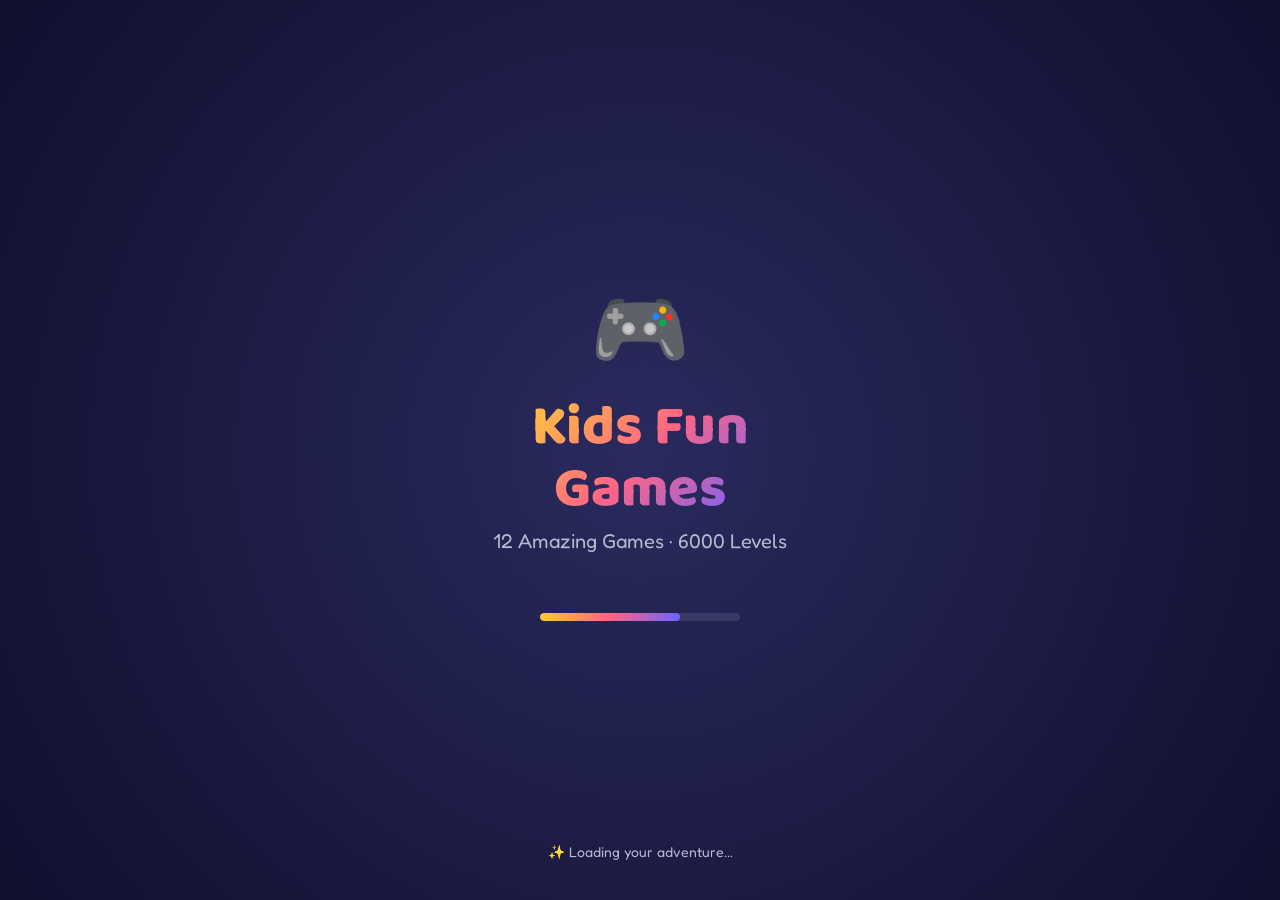
<file: kids_arcade_12_games_500_levels/index.html>
<!DOCTYPE html>
<html lang="en">
<head>
  <meta charset="UTF-8" />
  <meta name="viewport" content="width=device-width, initial-scale=1.0, maximum-scale=1.0, user-scalable=no" />
  <meta name="theme-color" content="#6C63FF" />
  <meta name="description" content="12 amazing kids games with 500 levels each" />
  <title>Kids Fun Games - 12 Amazing Games</title>

  <!-- Emoji Favicon (no image file needed) -->
  <link rel="icon" href="data:image/svg+xml,<svg xmlns='http://www.w3.org/2000/svg' viewBox='0 0 100 100'><text y='.9em' font-size='90'>🎮</text></svg>" />

  <!-- All CSS Files -->
  <link rel="stylesheet" href="css/main.css" />
  <link rel="stylesheet" href="css/splash.css" />
  <link rel="stylesheet" href="css/home.css" />
  <link rel="stylesheet" href="css/levels.css" />
  <link rel="stylesheet" href="css/game.css" />
  <link rel="stylesheet" href="css/responsive.css" />
</head>
<body>
  <div id="app">
    <div id="splash-screen"></div>
    <div id="home-screen" class="screen hidden"></div>
    <div id="levels-screen" class="screen hidden"></div>
    <div id="game-container" class="screen hidden"></div>
  </div>

  <!-- JS Files (order matters!) -->
  <script src="js/audioManager.js"></script>
  <script src="js/progress.js"></script>
  <script src="js/ui.js"></script>
  <script src="js/levelManager.js"></script>
  <script src="js/splash.js"></script>
  <script src="js/home.js"></script>
  <script src="js/app.js"></script>
</body>
</html>
</file>
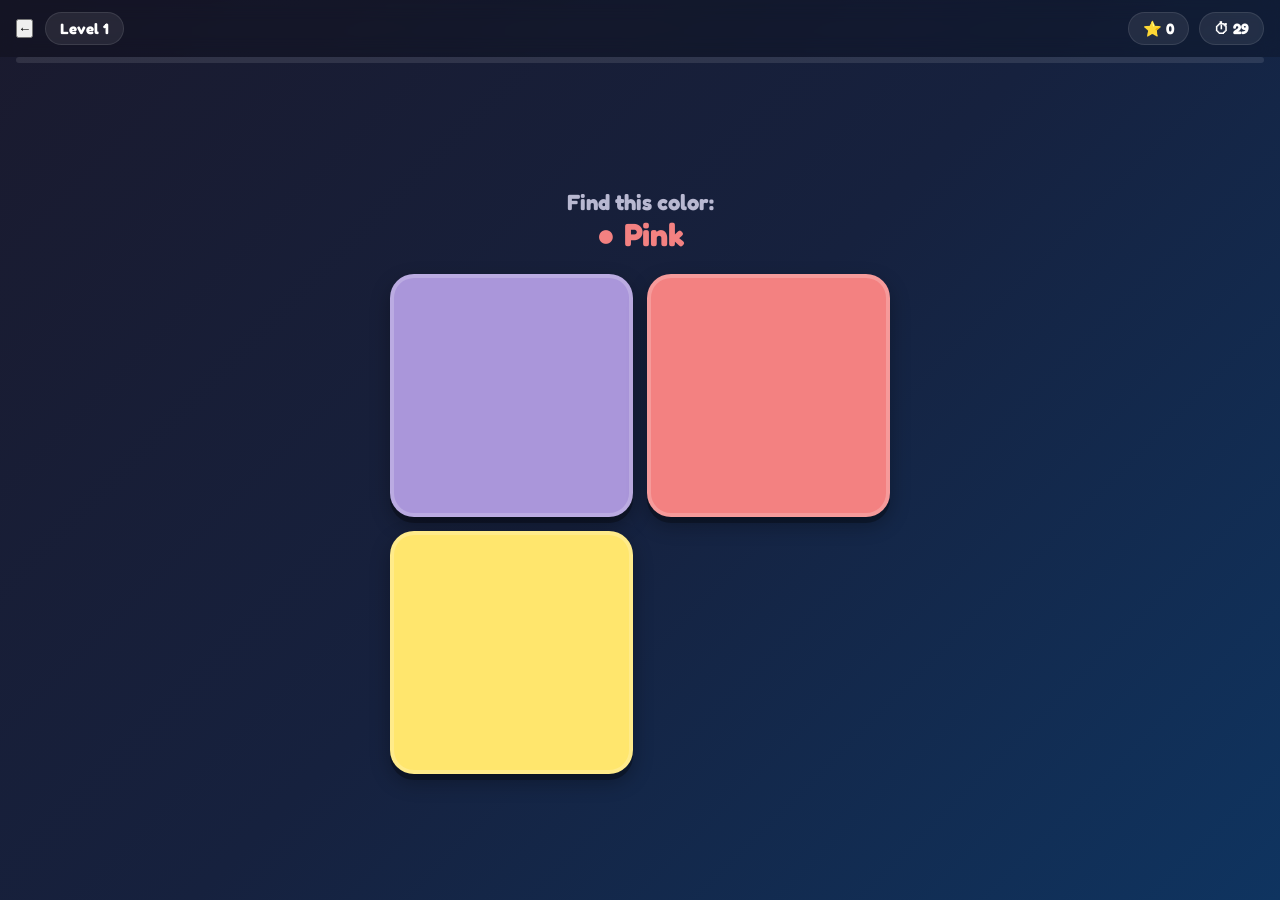
<file: kids_arcade_12_games_500_levels/games/01-color-match/game.html>
<!DOCTYPE html>
<html lang="en">
<head>
  <meta charset="UTF-8" />
  <meta name="viewport" content="width=device-width, initial-scale=1.0, maximum-scale=1.0, user-scalable=no" />
  <title>Color Match</title>
  <link rel="stylesheet" href="../../css/main.css" />
  <link rel="stylesheet" href="../../css/game.css" />
  <link rel="stylesheet" href="../../css/responsive.css" />
  <link rel="stylesheet" href="game.css" />
</head>
<body>
  <div id="app">
    <div class="screen" id="game-container">
      <div class="game-topbar">
        <div class="left">
          <button class="icon-btn" id="backBtn">←</button>
          <div class="game-badge" id="levelBadge">Level 1</div>
        </div>
        <div class="right">
          <div class="game-badge" id="scoreBadge">⭐ 0</div>
          <div class="game-badge" id="timeBadge">⏱ 30</div>
        </div>
      </div>
      <div class="game-progress-bar-top"><div class="fill" id="progressFill" style="width:0%"></div></div>
      <div class="game-area" id="gameArea"></div>
      <div class="game-overlay hidden" id="overlay"></div>
    </div>
  </div>
  <script src="../../js/audioManager.js"></script>
  <script src="../../js/progress.js"></script>
  <script src="../../js/ui.js"></script>
  <script src="../../js/levelManager.js"></script>
  <script src="levels.js"></script>
  <script src="game.js"></script>
</body>
</html>
</file>
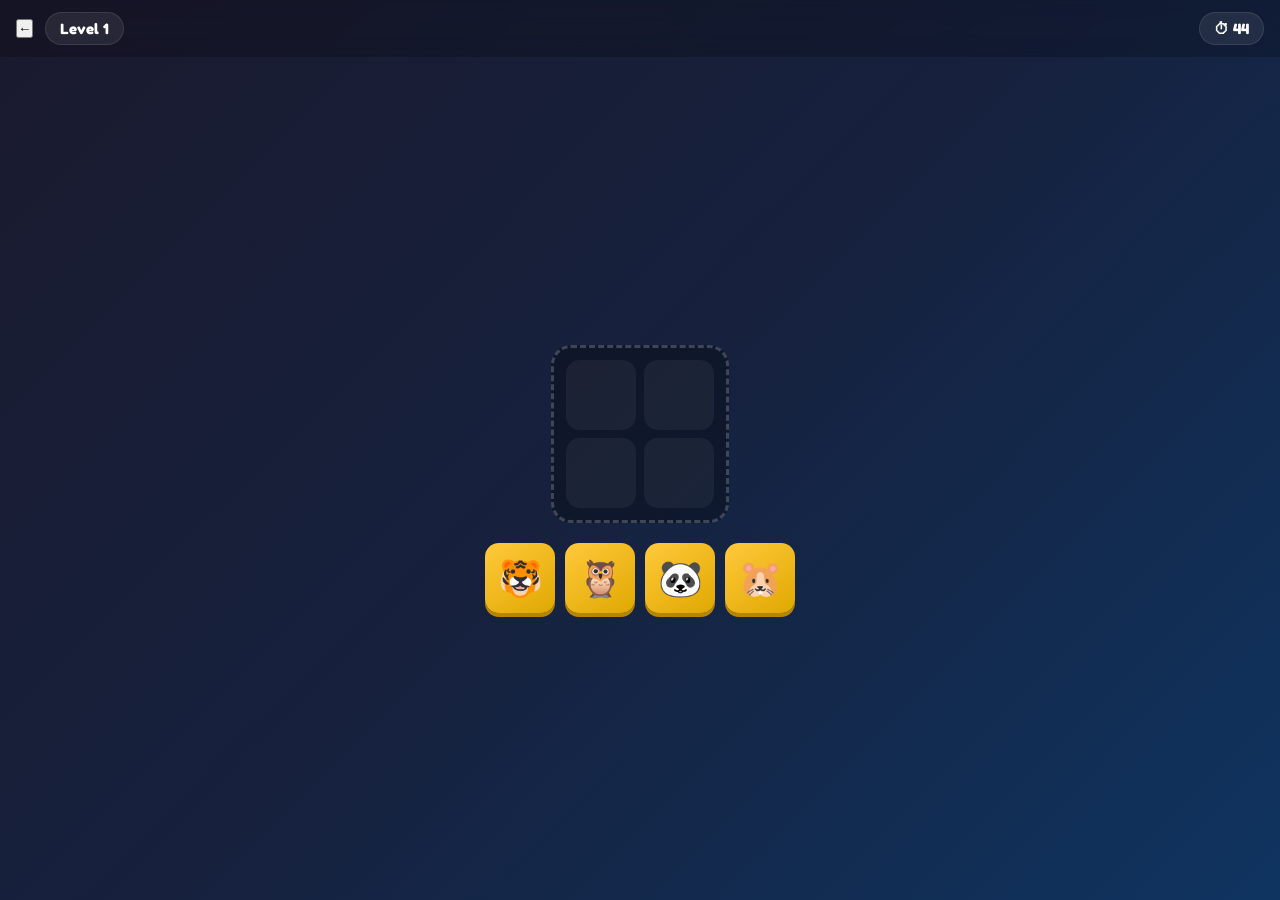
<file: kids_arcade_12_games_500_levels/games/02-animal-puzzle/game.html>
<!DOCTYPE html>
<html lang="en">
<head>
  <meta charset="UTF-8" />
  <meta name="viewport" content="width=device-width, initial-scale=1.0, maximum-scale=1.0, user-scalable=no" />
  <title>Animal Puzzle</title>
  <link rel="stylesheet" href="../../css/main.css" />
  <link rel="stylesheet" href="../../css/game.css" />
  <link rel="stylesheet" href="../../css/responsive.css" />
  <link rel="stylesheet" href="game.css" />
</head>
<body>
  <div id="app">
    <div class="screen" id="game-container">
      <div class="game-topbar">
        <div class="left">
          <button class="icon-btn" id="backBtn">←</button>
          <div class="game-badge" id="levelBadge">Level 1</div>
        </div>
        <div class="right">
          <div class="game-badge" id="timeBadge">⏱ 45</div>
        </div>
      </div>
      <div class="game-area" id="gameArea"></div>
      <div class="game-overlay hidden" id="overlay"></div>
    </div>
  </div>
  <script src="../../js/audioManager.js"></script>
  <script src="../../js/progress.js"></script>
  <script src="../../js/ui.js"></script>
  <script src="../../js/levelManager.js"></script>
  <script src="levels.js"></script>
  <script src="game.js"></script>
</body>
</html>
</file>
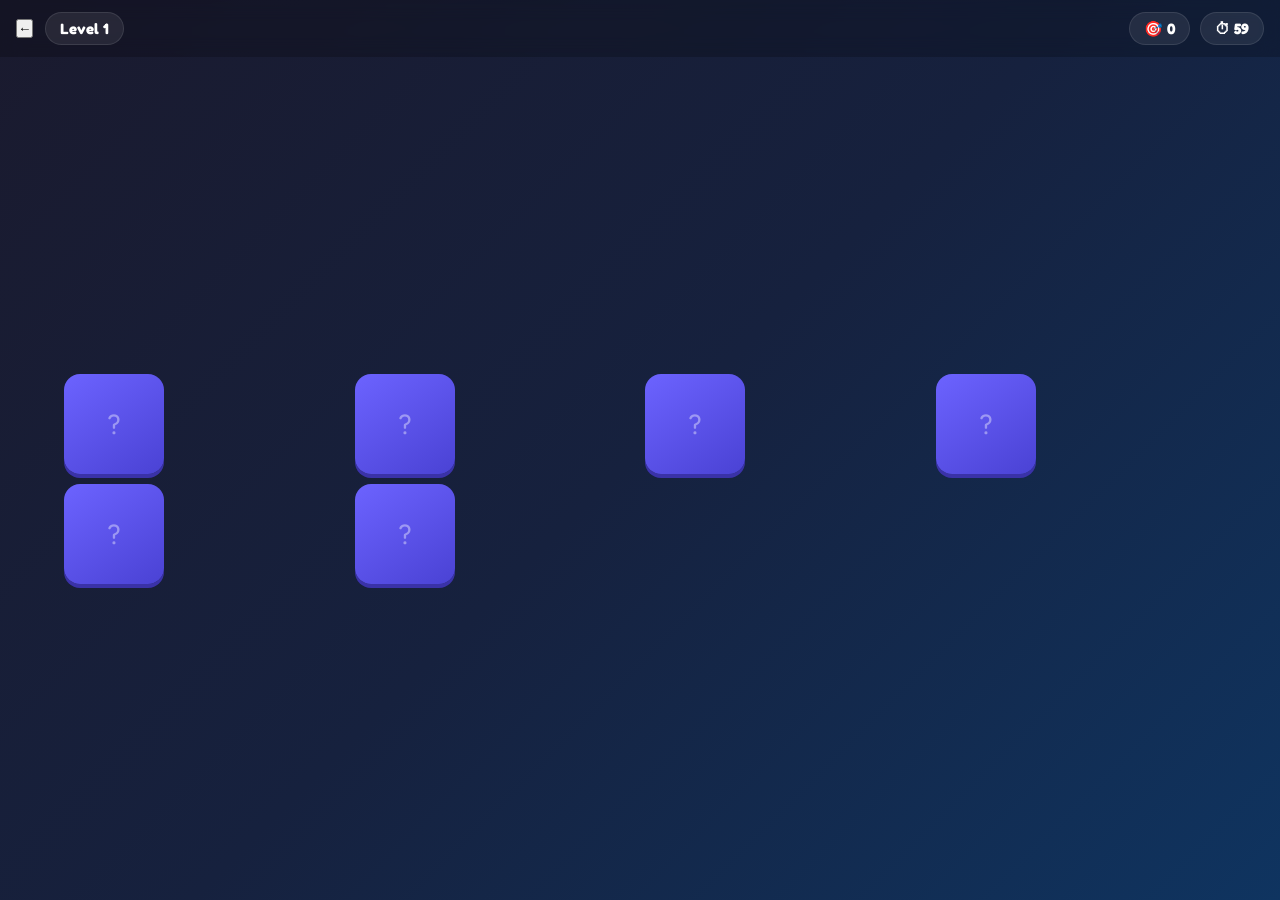
<file: kids_arcade_12_games_500_levels/games/03-memory-cards/game.html>
<!DOCTYPE html>
<html lang="en">
<head>
  <meta charset="UTF-8" />
  <meta name="viewport" content="width=device-width, initial-scale=1.0, maximum-scale=1.0, user-scalable=no" />
  <title>Memory Cards</title>
  <link rel="stylesheet" href="../../css/main.css" />
  <link rel="stylesheet" href="../../css/game.css" />
  <link rel="stylesheet" href="../../css/responsive.css" />
  <link rel="stylesheet" href="game.css" />
</head>
<body>
  <div id="app">
    <div class="screen" id="game-container">
      <div class="game-topbar">
        <div class="left">
          <button class="icon-btn" id="backBtn">←</button>
          <div class="game-badge" id="levelBadge">Level 1</div>
        </div>
        <div class="right">
          <div class="game-badge" id="movesBadge">🎯 0</div>
          <div class="game-badge" id="timeBadge">⏱ 60</div>
        </div>
      </div>
      <div class="game-area" id="gameArea"></div>
      <div class="game-overlay hidden" id="overlay"></div>
    </div>
  </div>
  <script src="../../js/audioManager.js"></script>
  <script src="../../js/progress.js"></script>
  <script src="../../js/ui.js"></script>
  <script src="../../js/levelManager.js"></script>
  <script src="levels.js"></script>
  <script src="game.js"></script>
</body>
</html>
</file>
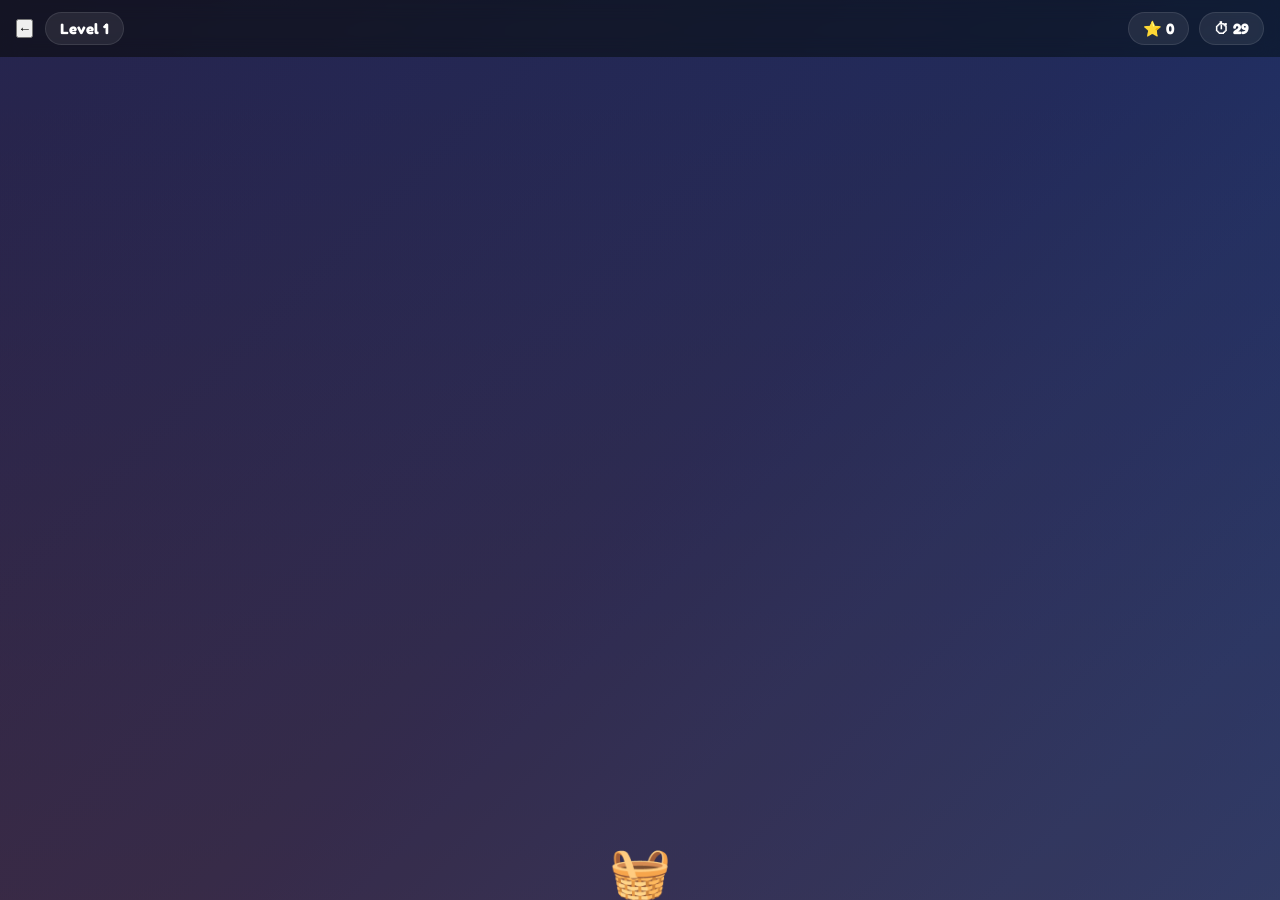
<file: kids_arcade_12_games_500_levels/games/04-fruit-catch/game.html>
<!DOCTYPE html>
<html lang="en">
<head>
  <meta charset="UTF-8" />
  <meta name="viewport" content="width=device-width, initial-scale=1.0, maximum-scale=1.0, user-scalable=no" />
  <title>Fruit Catch</title>
  <link rel="stylesheet" href="../../css/main.css" />
  <link rel="stylesheet" href="../../css/game.css" />
  <link rel="stylesheet" href="../../css/responsive.css" />
  <link rel="stylesheet" href="game.css" />
</head>
<body>
  <div id="app">
    <div class="screen" id="game-container">
      <div class="game-topbar">
        <div class="left">
          <button class="icon-btn" id="backBtn">←</button>
          <div class="game-badge" id="levelBadge">Level 1</div>
        </div>
        <div class="right">
          <div class="game-badge" id="scoreBadge">⭐ 0</div>
          <div class="game-badge" id="timeBadge">⏱ 30</div>
        </div>
      </div>
      <div class="game-area" id="gameArea" style="padding:0;overflow:hidden;"></div>
      <div class="game-overlay hidden" id="overlay"></div>
    </div>
  </div>
  <script src="../../js/audioManager.js"></script>
  <script src="../../js/progress.js"></script>
  <script src="../../js/ui.js"></script>
  <script src="../../js/levelManager.js"></script>
  <script src="levels.js"></script>
  <script src="game.js"></script>
</body>
</html>
</file>
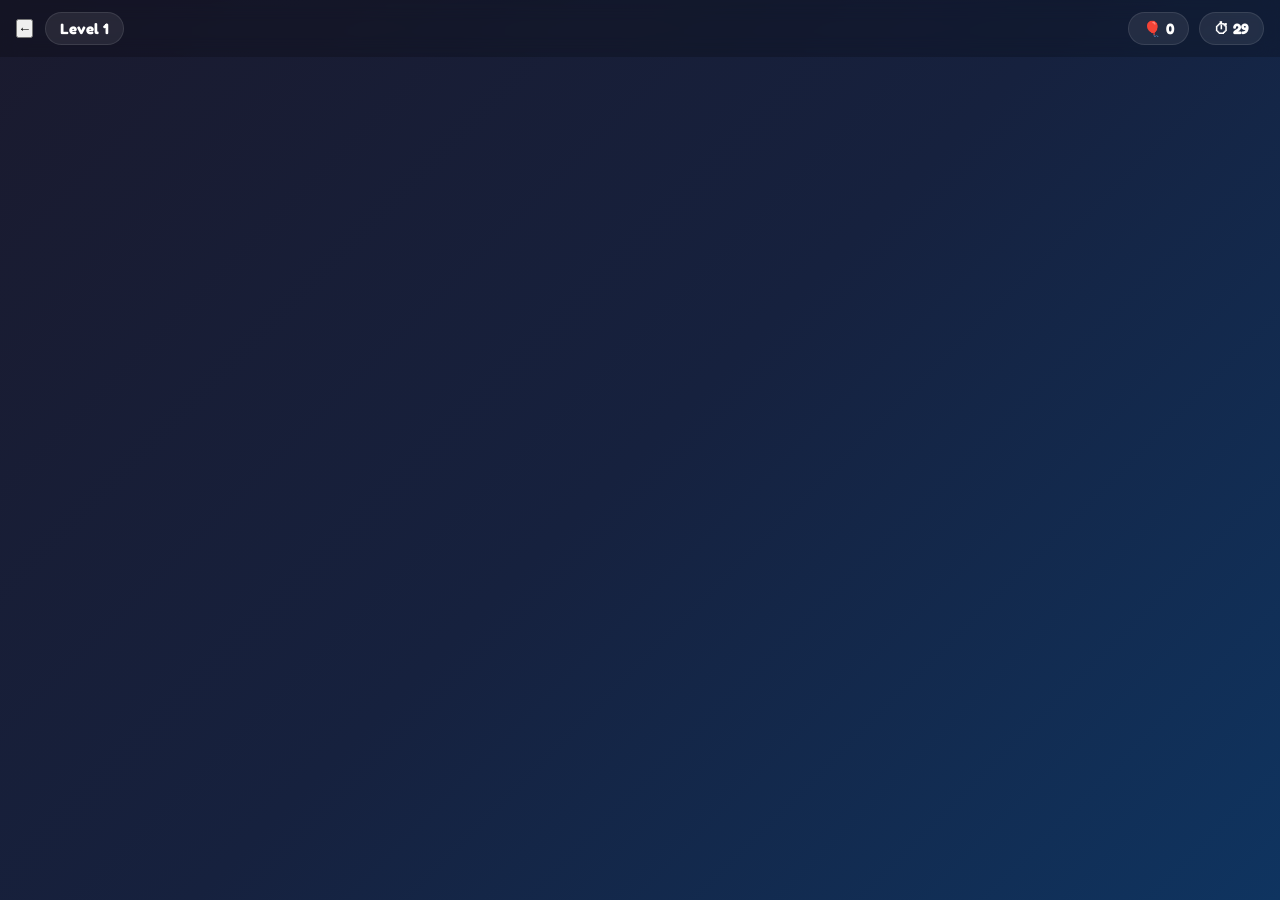
<file: kids_arcade_12_games_500_levels/games/05-balloon-pop/game.html>
<!DOCTYPE html>
<html lang="en">
<head>
  <meta charset="UTF-8" />
  <meta name="viewport" content="width=device-width, initial-scale=1.0, maximum-scale=1.0, user-scalable=no" />
  <title>Balloon Pop</title>
  <link rel="stylesheet" href="../../css/main.css" />
  <link rel="stylesheet" href="../../css/game.css" />
  <link rel="stylesheet" href="../../css/responsive.css" />
  <link rel="stylesheet" href="game.css" />
</head>
<body>
  <div id="app">
    <div class="screen" id="game-container">
      <div class="game-topbar">
        <div class="left">
          <button class="icon-btn" id="backBtn">←</button>
          <div class="game-badge" id="levelBadge">Level 1</div>
        </div>
        <div class="right">
          <div class="game-badge" id="scoreBadge">🎈 0</div>
          <div class="game-badge" id="timeBadge">⏱ 30</div>
        </div>
      </div>
      <div class="game-area" id="gameArea" style="padding:0;overflow:hidden;"></div>
      <div class="game-overlay hidden" id="overlay"></div>
    </div>
  </div>
  <script src="../../js/audioManager.js"></script>
  <script src="../../js/progress.js"></script>
  <script src="../../js/ui.js"></script>
  <script src="../../js/levelManager.js"></script>
  <script src="levels.js"></script>
  <script src="game.js"></script>
</body>
</html>
</file>
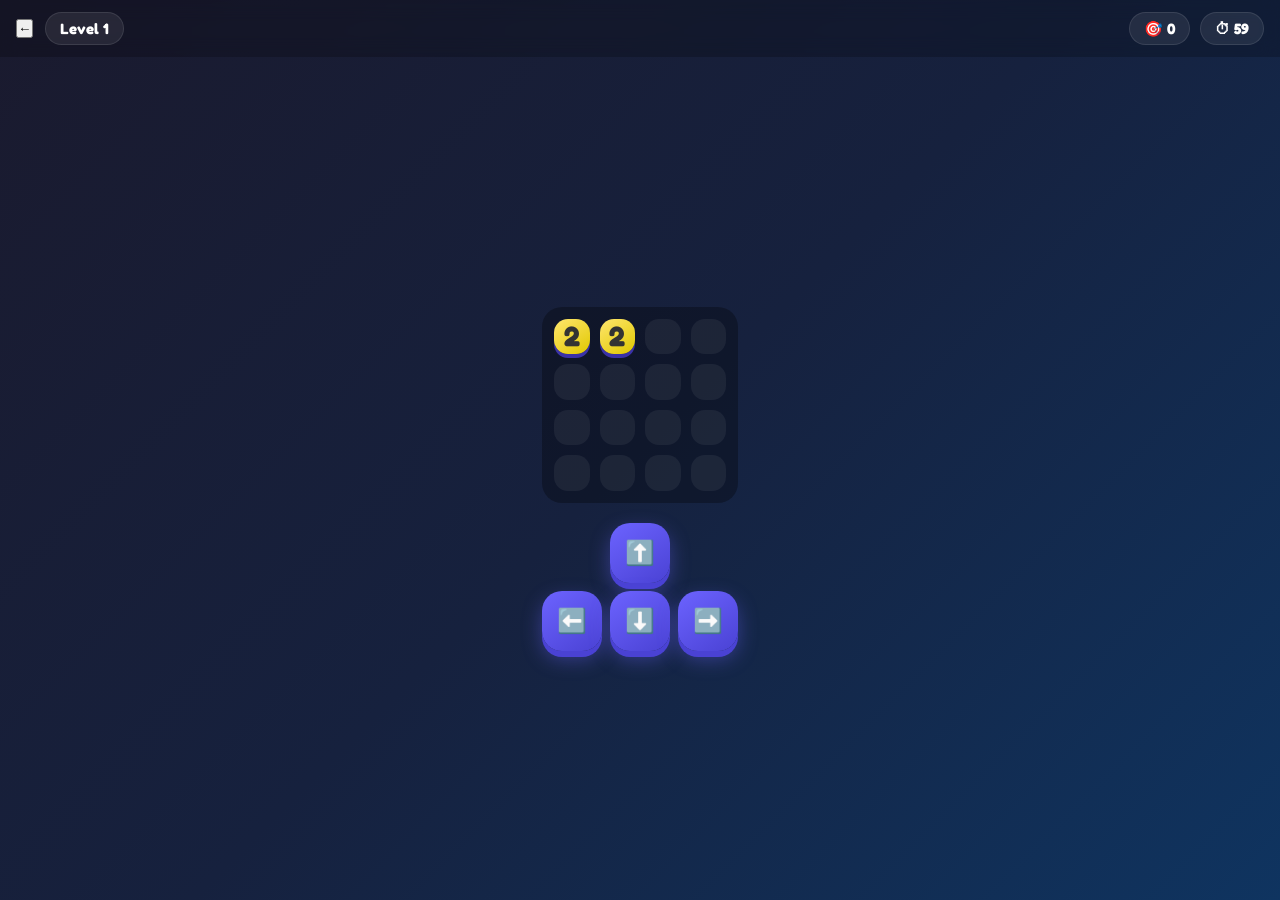
<file: kids_arcade_12_games_500_levels/games/06-number-merge/game.html>
<!DOCTYPE html>
<html lang="en">
<head>
  <meta charset="UTF-8" />
  <meta name="viewport" content="width=device-width, initial-scale=1.0, maximum-scale=1.0, user-scalable=no" />
  <title>Number Merge</title>
  <link rel="stylesheet" href="../../css/main.css" />
  <link rel="stylesheet" href="../../css/game.css" />
  <link rel="stylesheet" href="../../css/responsive.css" />
  <link rel="stylesheet" href="game.css" />
</head>
<body>
  <div id="app">
    <div class="screen" id="game-container">
      <div class="game-topbar">
        <div class="left">
          <button class="icon-btn" id="backBtn">←</button>
          <div class="game-badge" id="levelBadge">Level 1</div>
        </div>
        <div class="right">
          <div class="game-badge" id="scoreBadge">🎯 0</div>
          <div class="game-badge" id="timeBadge">⏱ 60</div>
        </div>
      </div>
      <div class="game-area" id="gameArea"></div>
      <div class="game-overlay hidden" id="overlay"></div>
    </div>
  </div>
  <script src="../../js/audioManager.js"></script>
  <script src="../../js/progress.js"></script>
  <script src="../../js/ui.js"></script>
  <script src="../../js/levelManager.js"></script>
  <script src="levels.js"></script>
  <script src="game.js"></script>
</body>
</html>
</file>
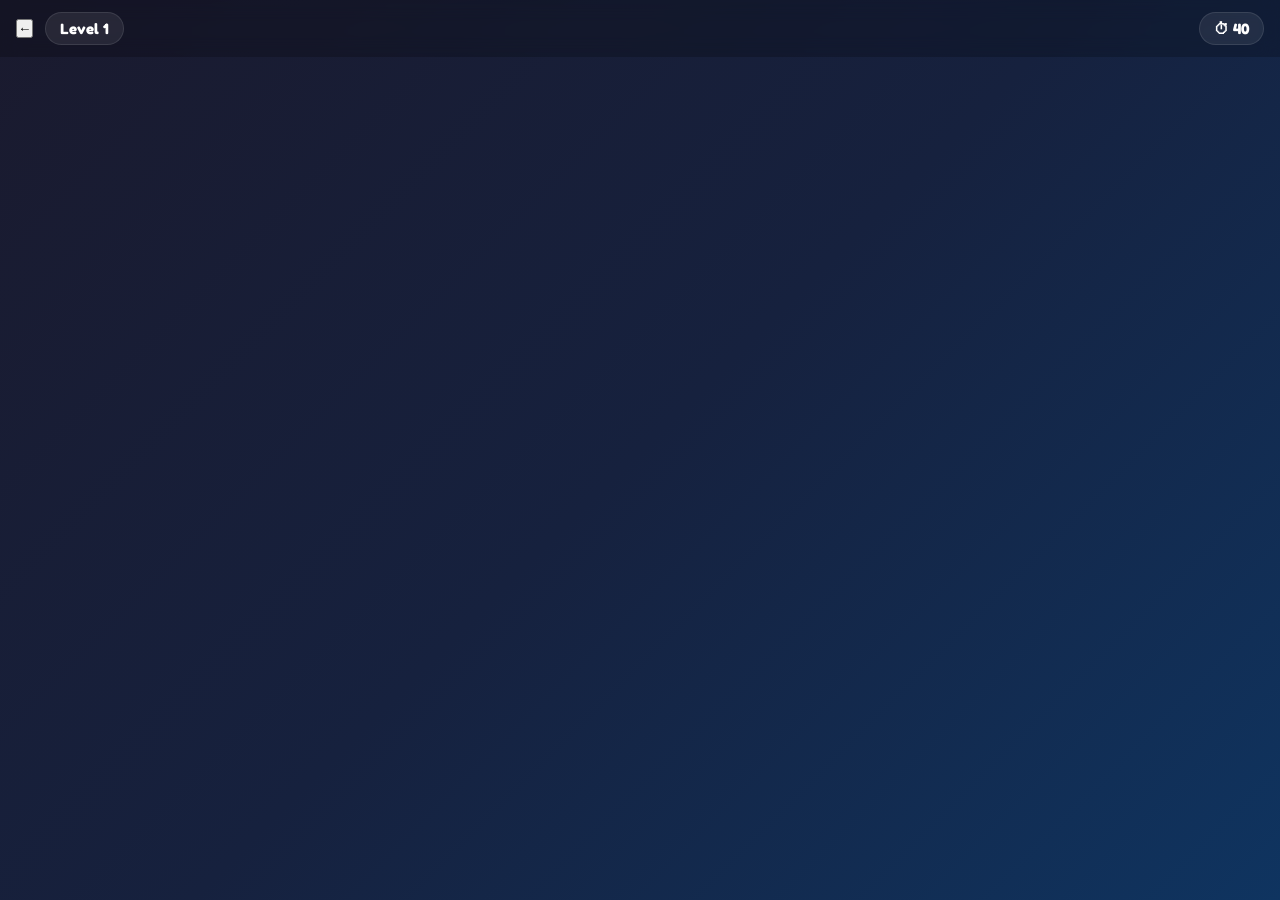
<file: kids_arcade_12_games_500_levels/games/07-shape-sorter/game.html>
<!DOCTYPE html>
<html lang="en">
<head>
  <meta charset="UTF-8" />
  <meta name="viewport" content="width=device-width, initial-scale=1.0, maximum-scale=1.0, user-scalable=no" />
  <title>Shape Sorter</title>
  <link rel="stylesheet" href="../../css/main.css" />
  <link rel="stylesheet" href="../../css/game.css" />
  <link rel="stylesheet" href="../../css/responsive.css" />
  <link rel="stylesheet" href="game.css" />
</head>
<body>
  <div id="app">
    <div class="screen" id="game-container">
      <div class="game-topbar">
        <div class="left">
          <button class="icon-btn" id="backBtn">←</button>
          <div class="game-badge" id="levelBadge">Level 1</div>
        </div>
        <div class="right">
          <div class="game-badge" id="timeBadge">⏱ 40</div>
        </div>
      </div>
      <div class="game-area" id="gameArea"></div>
      <div class="game-overlay hidden" id="overlay"></div>
    </div>
  </div>
  <script src="../../js/audioManager.js"></script>
  <script src="../../js/progress.js"></script>
  <script src="../../js/ui.js"></script>
  <script src="../../js/levelManager.js"></script>
  <script src="levels.js"></script>
  <script src="game.js"></script>
</body>
</html>
</file>
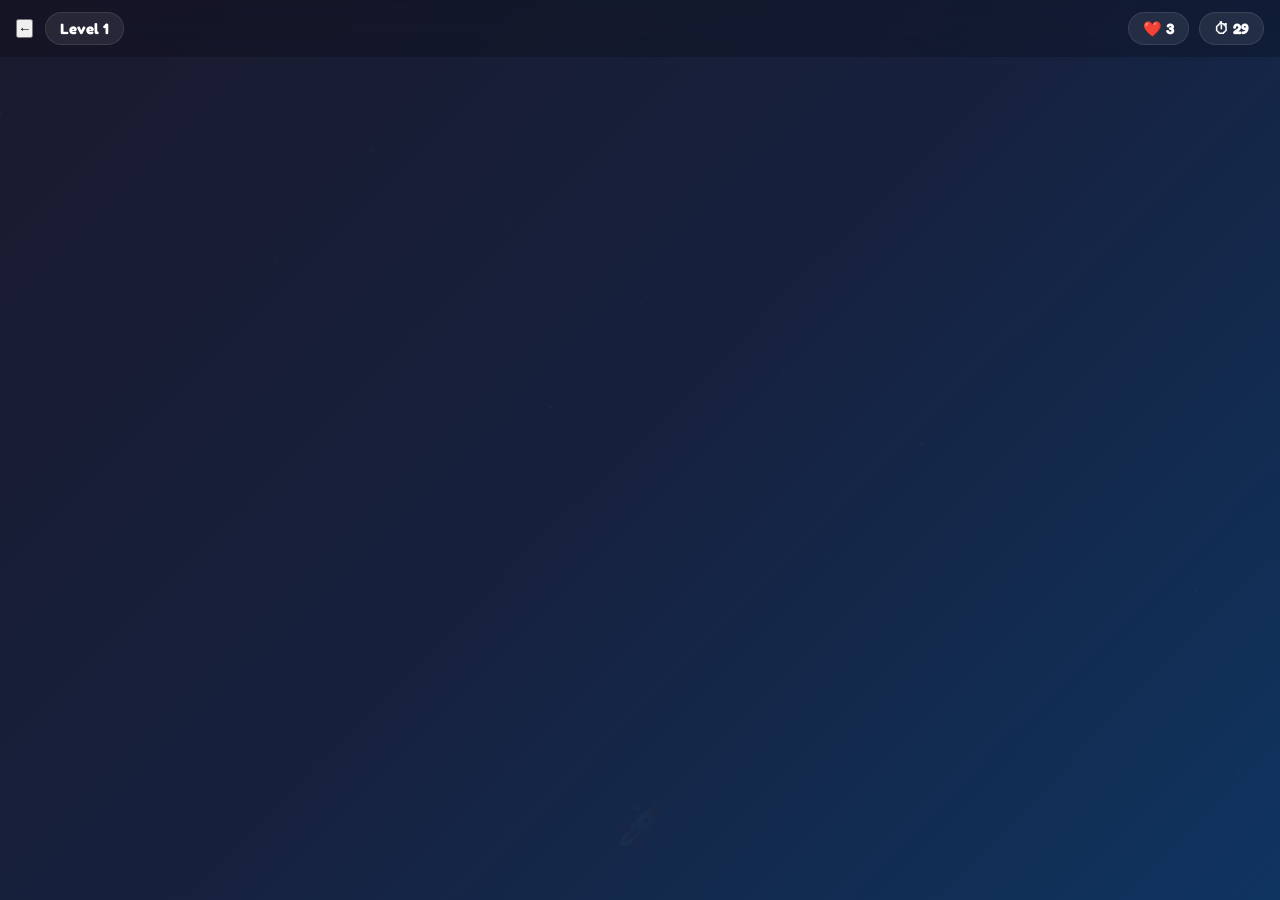
<file: kids_arcade_12_games_500_levels/games/08-monster-dodge/game.html>
<!DOCTYPE html>
<html lang="en">
<head>
  <meta charset="UTF-8">
  <meta name="viewport" content="width=device-width,initial-scale=1.0,maximum-scale=1.0,user-scalable=no">
  <title>Monster Dodge — Kids Arcade</title>
  <link rel="stylesheet" href="../../css/main.css">
  <link rel="stylesheet" href="../../css/game.css">
  <link rel="stylesheet" href="../../css/responsive.css">
  <link rel="stylesheet" href="game.css">
</head>
<body>
  <div id="app">
    <div class="screen" id="game-container">
      <!-- Top Bar -->
      <div class="game-topbar">
        <div class="left">
          <button class="icon-btn" id="backBtn">←</button>
          <div class="game-badge" id="levelBadge">Level 1</div>
        </div>
        <div class="right">
          <div class="game-badge" id="scoreBadge">❤️ 3</div>
          <div class="game-badge" id="timeBadge">⏱ 30</div>
        </div>
      </div>
      
      <!-- Game Area -->
      <div class="game-area" id="gameArea" style="padding:0; overflow:hidden;"></div>
      
      <!-- Game Over Overlay -->
      <div class="game-overlay hidden" id="overlay"></div>
    </div>
  </div>

  <script src="../../js/audioManager.js"></script>
  <script src="../../js/progress.js"></script>
  <script src="../../js/ui.js"></script>
  <script src="../../js/levelManager.js"></script>
  <script src="levels.js"></script>
  <script src="game.js"></script>
</body>
</html>
</file>
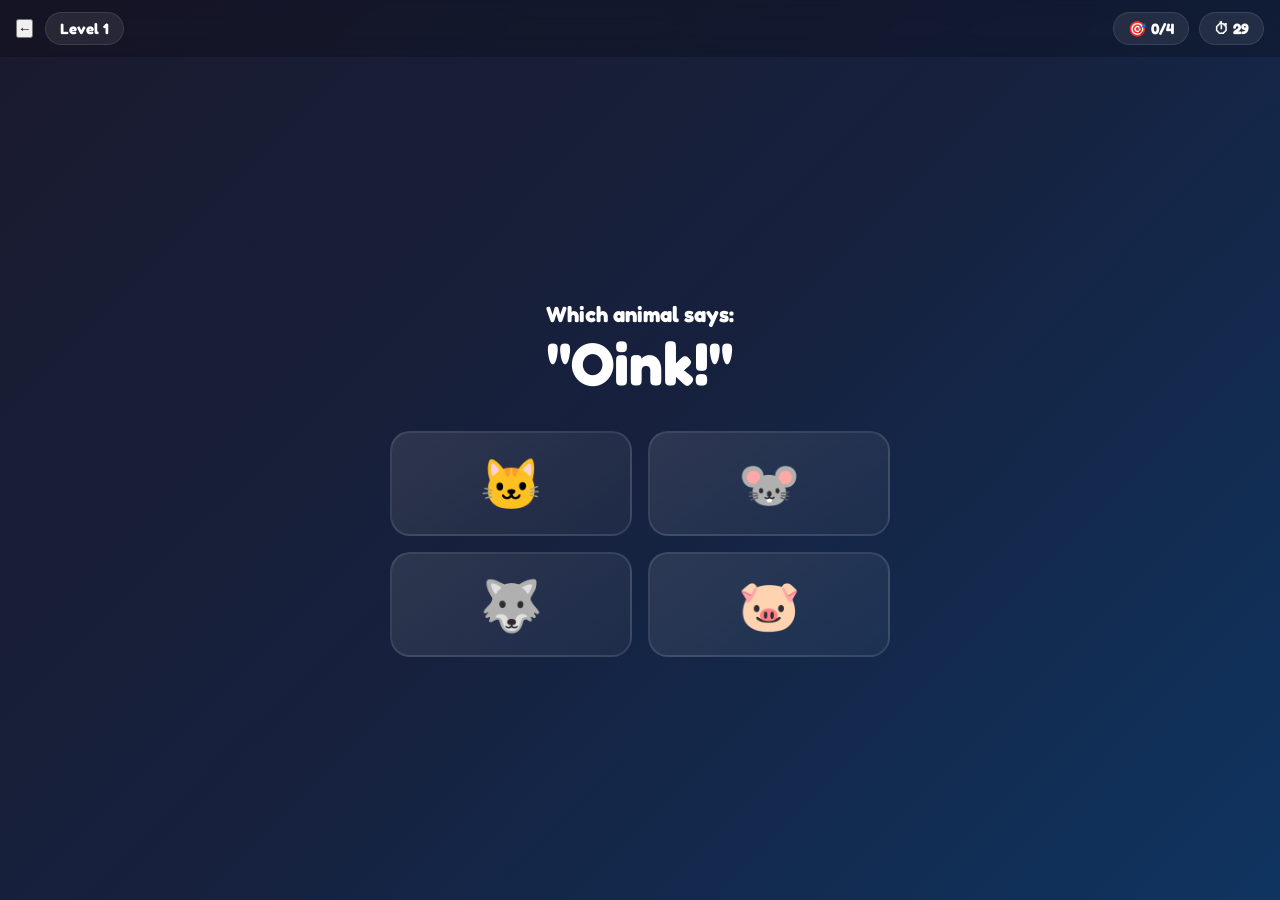
<file: kids_arcade_12_games_500_levels/games/09-animal-sounds/game.html>
<!DOCTYPE html>
<html lang="en">
<head>
  <meta charset="UTF-8" />
  <meta name="viewport" content="width=device-width, initial-scale=1.0, maximum-scale=1.0, user-scalable=no" />
  <title>Animal Sounds</title>
  <link rel="stylesheet" href="../../css/main.css" />
  <link rel="stylesheet" href="../../css/game.css" />
  <link rel="stylesheet" href="../../css/responsive.css" />
  <link rel="stylesheet" href="game.css" />
</head>
<body>
  <div id="app">
    <div class="screen" id="game-container">
      <div class="game-topbar">
        <div class="left">
          <button class="icon-btn" id="backBtn">←</button>
          <div class="game-badge" id="levelBadge">Level 1</div>
        </div>
        <div class="right">
          <div class="game-badge" id="roundBadge">🎯 0/5</div>
          <div class="game-badge" id="timeBadge">⏱ 30</div>
        </div>
      </div>
      <div class="game-area" id="gameArea"></div>
      <div class="game-overlay hidden" id="overlay"></div>
    </div>
  </div>
  <script src="../../js/audioManager.js"></script>
  <script src="../../js/progress.js"></script>
  <script src="../../js/ui.js"></script>
  <script src="../../js/levelManager.js"></script>
  <script src="levels.js"></script>
  <script src="game.js"></script>
</body>
</html>
</file>
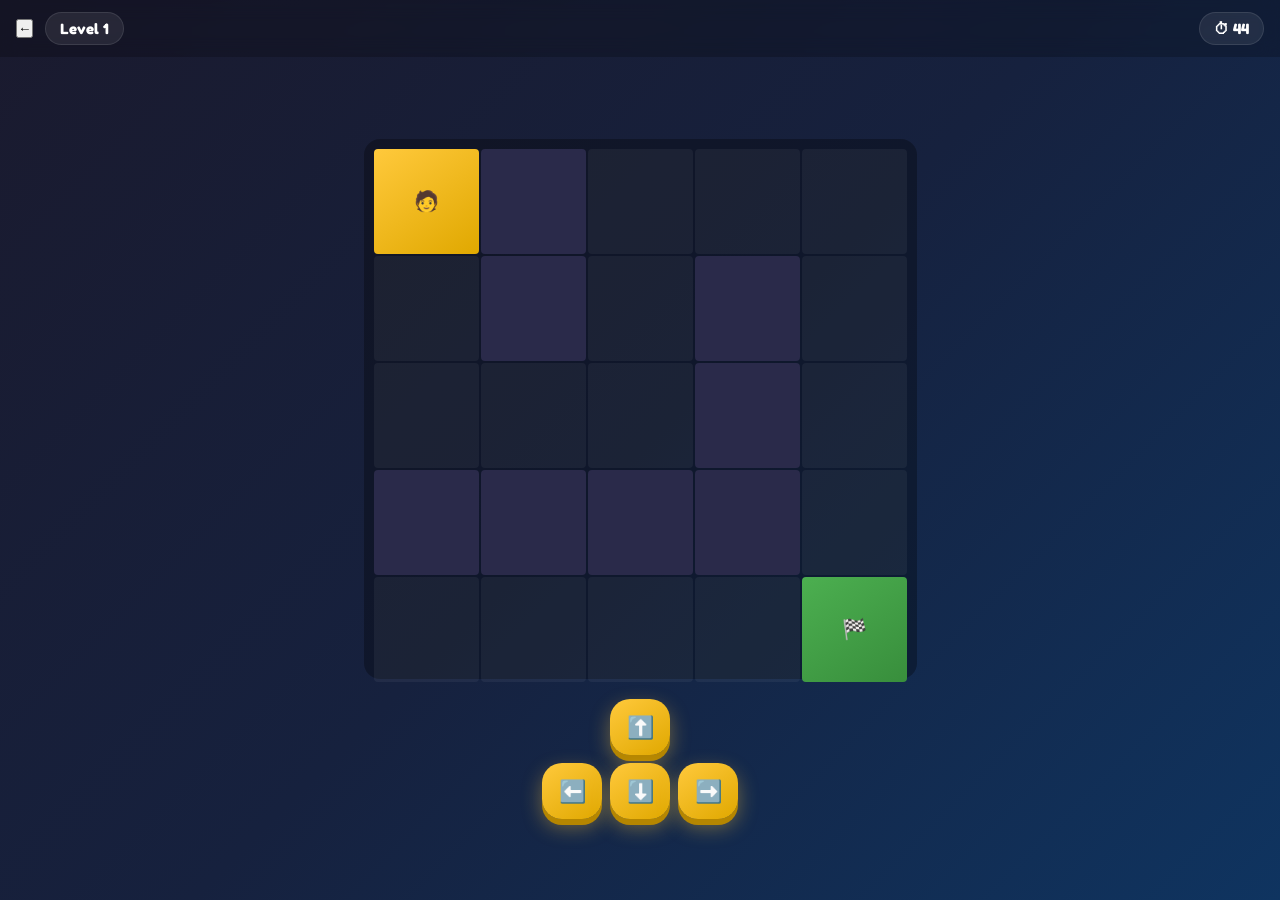
<file: kids_arcade_12_games_500_levels/games/10-maze-adventure/game.html>
<!DOCTYPE html>
<html lang="en">
<head>
  <meta charset="UTF-8">
  <meta name="viewport" content="width=device-width,initial-scale=1.0,maximum-scale=1.0,user-scalable=no">
  <title>Maze Adventure — Kids Arcade</title>
  <link rel="stylesheet" href="../../css/main.css">
  <link rel="stylesheet" href="../../css/game.css">
  <link rel="stylesheet" href="../../css/responsive.css">
  <link rel="stylesheet" href="game.css">
</head>
<body>
  <div id="app">
    <div class="screen" id="game-container">
      <!-- Top Bar -->
      <div class="game-topbar">
        <div class="left">
          <button class="icon-btn" id="backBtn">←</button>
          <div class="game-badge" id="levelBadge">Level 1</div>
        </div>
        <div class="right">
          <div class="game-badge" id="timeBadge">⏱ 45</div>
        </div>
      </div>
      
      <!-- Game Area -->
      <div class="game-area" id="gameArea"></div>
      
      <!-- Game Over Overlay -->
      <div class="game-overlay hidden" id="overlay"></div>
    </div>
  </div>

  <script src="../../js/audioManager.js"></script>
  <script src="../../js/progress.js"></script>
  <script src="../../js/ui.js"></script>
  <script src="../../js/levelManager.js"></script>
  <script src="levels.js"></script>
  <script src="game.js"></script>
</body>
</html>
</file>
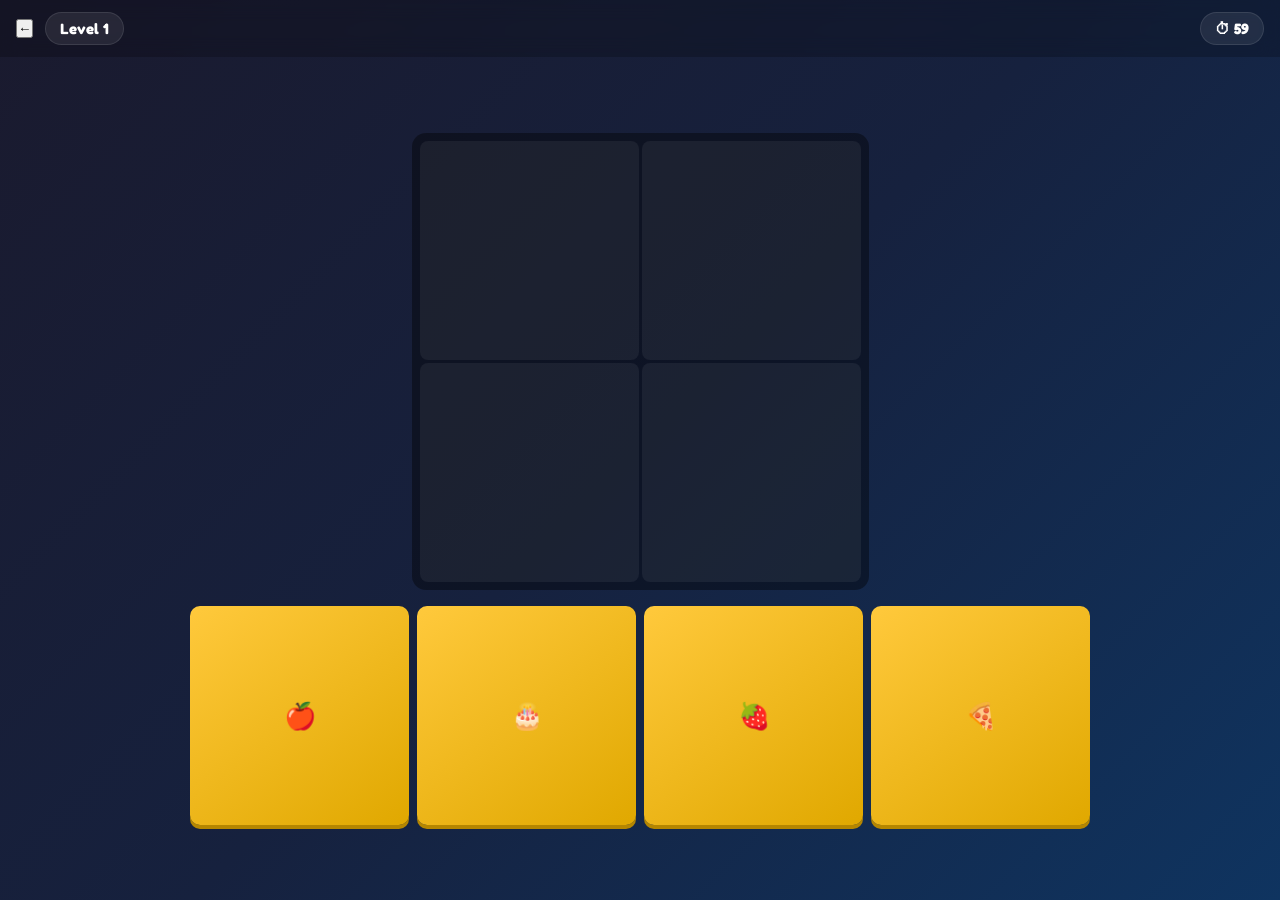
<file: kids_arcade_12_games_500_levels/games/11-jigsaw-kids/game.html>
<!DOCTYPE html>
<html lang="en">
<head>
  <meta charset="UTF-8" />
  <meta name="viewport" content="width=device-width, initial-scale=1.0, maximum-scale=1.0, user-scalable=no" />
  <title>Jigsaw Kids</title>
  <link rel="stylesheet" href="../../css/main.css" />
  <link rel="stylesheet" href="../../css/game.css" />
  <link rel="stylesheet" href="../../css/responsive.css" />
  <link rel="stylesheet" href="game.css" />
</head>
<body>
  <div id="app">
    <div class="screen" id="game-container">
      <div class="game-topbar">
        <div class="left">
          <button class="icon-btn" id="backBtn">←</button>
          <div class="game-badge" id="levelBadge">Level 1</div>
        </div>
        <div class="right">
          <div class="game-badge" id="timeBadge">⏱ 60</div>
        </div>
      </div>
      <div class="game-area" id="gameArea"></div>
      <div class="game-overlay hidden" id="overlay"></div>
    </div>
  </div>
  <script src="../../js/audioManager.js"></script>
  <script src="../../js/progress.js"></script>
  <script src="../../js/ui.js"></script>
  <script src="../../js/levelManager.js"></script>
  <script src="levels.js"></script>
  <script src="game.js"></script>
</body>
</html>
</file>
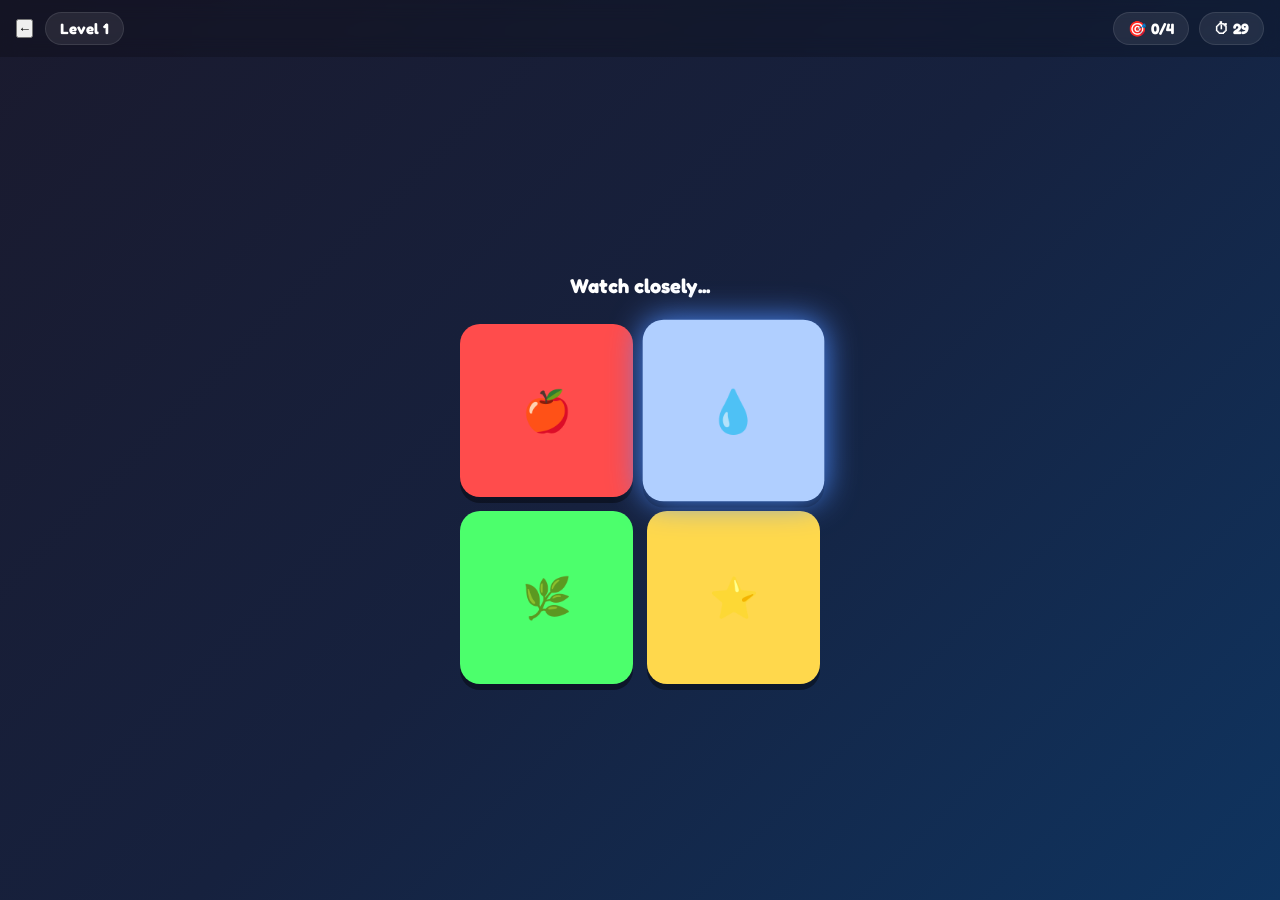
<file: kids_arcade_12_games_500_levels/games/12-sequence-master/game.html>
<!DOCTYPE html>
<html lang="en">
<head>
  <meta charset="UTF-8" />
  <meta name="viewport" content="width=device-width, initial-scale=1.0, maximum-scale=1.0, user-scalable=no" />
  <title>Sequence Master</title>
  <link rel="stylesheet" href="../../css/main.css" />
  <link rel="stylesheet" href="../../css/game.css" />
  <link rel="stylesheet" href="../../css/responsive.css" />
  <link rel="stylesheet" href="game.css" />
</head>
<body>
  <div id="app">
    <div class="screen" id="game-container">
      <div class="game-topbar">
        <div class="left">
          <button class="icon-btn" id="backBtn">←</button>
          <div class="game-badge" id="levelBadge">Level 1</div>
        </div>
        <div class="right">
          <div class="game-badge" id="roundBadge">🎯 0/5</div>
          <div class="game-badge" id="timeBadge">⏱ 30</div>
        </div>
      </div>
      <div class="game-area" id="gameArea"></div>
      <div class="game-overlay hidden" id="overlay"></div>
    </div>
  </div>
  <script src="../../js/audioManager.js"></script>
  <script src="../../js/progress.js"></script>
  <script src="../../js/ui.js"></script>
  <script src="../../js/levelManager.js"></script>
  <script src="levels.js"></script>
  <script src="game.js"></script>
</body>
</html>
</file>
<file: kids_arcade_12_games_500_levels/css/main.css>
/* ===== GLOBAL HD THEME ===== */
@import url('https://fonts.googleapis.com/css2?family=Fredoka:wght@400;600;700&family=Baloo+2:wght@500;700;800&display=swap');

:root {
  --primary: #6C63FF;
  --primary-dark: #4a42d4;
  --secondary: #FF6584;
  --accent: #FFC93C;
  --success: #4CAF50;
  --danger: #F44336;
  --bg-1: #1a1a2e;
  --bg-2: #16213e;
  --bg-3: #0f3460;
  --card-bg: rgba(255, 255, 255, 0.08);
  --text: #ffffff;
  --text-dim: #b8b8d1;
  --shadow: 0 8px 32px rgba(0, 0, 0, 0.4);
  --radius: 20px;
}

* {
  margin: 0;
  padding: 0;
  box-sizing: border-box;
  -webkit-tap-highlight-color: transparent;
  user-select: none;
}

html, body {
  width: 100%;
  height: 100%;
  overflow: hidden;
  font-family: 'Fredoka', 'Baloo 2', sans-serif;
  background: linear-gradient(135deg, var(--bg-1), var(--bg-2), var(--bg-3));
  color: var(--text);
  -webkit-font-smoothing: antialiased;
}

#app {
  width: 100vw;
  height: 100vh;
  position: relative;
  overflow: hidden;
}

.screen {
  position: absolute;
  inset: 0;
  width: 100%;
  height: 100%;
  display: flex;
  flex-direction: column;
  overflow: hidden;
}

.hidden {
  display: none !important;
}

/* ===== BUTTONS ===== */
.btn {
  display: inline-flex;
  align-items: center;
  justify-content: center;
  gap: 8px;
  padding: 14px 28px;
  font-family: inherit;
  font-size: 18px;
  font-weight: 700;
  color: #fff;
  background: linear-gradient(145deg, var(--primary), var(--primary-dark));
  border: none;
  border-radius: var(--radius);
  cursor: pointer;
  box-shadow: 0 6px 0 var(--primary-dark), 0 8px 20px rgba(108, 99, 255, 0.4);
  transition: transform 0.1s, box-shadow 0.1s;
  text-decoration: none;
}

.btn:active {
  transform: translateY(4px);
  box-shadow: 0 2px 0 var(--primary-dark), 0 4px 10px rgba(108, 99, 255, 0.4);
}

.btn-secondary {
  background: linear-gradient(145deg, var(--secondary), #d94a68);
  box-shadow: 0 6px 0 #a8314d, 0 8px 20px rgba(255, 101, 132, 0.4);
}

.btn-secondary:active {
  box-shadow: 0 2px 0 #a8314d;
}

.btn-accent {
  background: linear-gradient(145deg, var(--accent), #e0a800);
  color: #2a2a2a;
  box-shadow: 0 6px 0 #b58600, 0 8px 20px rgba(255, 201, 60, 0.4);
}

.btn-accent:active {
  box-shadow: 0 2px 0 #b58600;
}

/* ===== MODALS ===== */
.modal-overlay {
  position: fixed;
  inset: 0;
  background: rgba(0, 0, 0, 0.75);
  backdrop-filter: blur(8px);
  display: flex;
  align-items: center;
  justify-content: center;
  z-index: 1000;
  animation: fadeIn 0.3s ease;
}

.modal {
  background: linear-gradient(145deg, #252547, #1a1a35);
  border-radius: 28px;
  padding: 32px;
  max-width: 90%;
  width: 400px;
  text-align: center;
  box-shadow: var(--shadow), 0 0 0 1px rgba(255, 255, 255, 0.1);
  animation: popIn 0.4s cubic-bezier(0.68, -0.55, 0.27, 1.55);
}

.modal h2 {
  font-size: 28px;
  margin-bottom: 12px;
}

.modal p {
  color: var(--text-dim);
  margin-bottom: 24px;
  font-size: 16px;
}

.modal-buttons {
  display: flex;
  gap: 12px;
  justify-content: center;
  flex-wrap: wrap;
}

/* ===== ANIMATIONS ===== */
@keyframes fadeIn {
  from { opacity: 0; }
  to { opacity: 1; }
}

@keyframes popIn {
  from { opacity: 0; transform: scale(0.7); }
  to { opacity: 1; transform: scale(1); }
}

@keyframes slideUp {
  from { opacity: 0; transform: translateY(30px); }
  to { opacity: 1; transform: translateY(0); }
}

@keyframes float {
  0%, 100% { transform: translateY(0); }
  50% { transform: translateY(-15px); }
}

@keyframes pulse {
  0%, 100% { transform: scale(1); }
  50% { transform: scale(1.08); }
}

@keyframes spin {
  from { transform: rotate(0deg); }
  to { transform: rotate(360deg); }
}

@keyframes bounce {
  0%, 100% { transform: translateY(0); }
  50% { transform: translateY(-20px); }
}

/* ===== SCROLLBAR ===== */
::-webkit-scrollbar { width: 8px; }
::-webkit-scrollbar-track { background: rgba(255,255,255,0.05); }
::-webkit-scrollbar-thumb { background: var(--primary); border-radius: 4px; }
</file>
<file: kids_arcade_12_games_500_levels/css/splash.css>
#splash-screen {
  position: absolute;
  inset: 0;
  display: flex;
  flex-direction: column;
  align-items: center;
  justify-content: center;
  background: radial-gradient(circle at center, #2a2a5e, #0f0f2e);
  z-index: 9999;
}

.splash-logo {
  font-family: 'Baloo 2', sans-serif;
  font-size: 56px;
  font-weight: 800;
  background: linear-gradient(135deg, #FFC93C, #FF6584, #6C63FF);
  -webkit-background-clip: text;
  -webkit-text-fill-color: transparent;
  background-clip: text;
  animation: pulse 1.5s ease-in-out infinite;
  text-align: center;
  line-height: 1.1;
}

.splash-subtitle {
  font-size: 20px;
  color: var(--text-dim);
  margin-top: 8px;
  animation: slideUp 0.8s ease 0.3s both;
}

.splash-loader {
  margin-top: 60px;
  width: 200px;
  height: 8px;
  background: rgba(255, 255, 255, 0.1);
  border-radius: 10px;
  overflow: hidden;
}

.splash-loader-bar {
  height: 100%;
  width: 0%;
  background: linear-gradient(90deg, var(--accent), var(--secondary), var(--primary));
  border-radius: 10px;
  transition: width 0.3s ease;
}

.splash-tip {
  position: absolute;
  bottom: 40px;
  font-size: 14px;
  color: var(--text-dim);
  animation: fadeIn 1s ease 1s both;
}

.splash-emoji {
  font-size: 80px;
  margin-bottom: 20px;
  animation: bounce 1.2s ease-in-out infinite;
}
</file>
<file: kids_arcade_12_games_500_levels/css/home.css>
#home-screen {
  padding: 20px 16px;
  overflow-y: auto;
  overflow-x: hidden;
  height: 100vh;
  -webkit-overflow-scrolling: touch;
}

.home-header {
  display: flex;
  align-items: center;
  justify-content: space-between;
  padding: 10px 8px 24px;
  flex-shrink: 0;
}

.home-logo {
  font-family: 'Baloo 2', sans-serif;
  font-size: 32px;
  font-weight: 800;
  background: linear-gradient(135deg, #FFC93C, #FF6584);
  -webkit-background-clip: text;
  -webkit-text-fill-color: transparent;
  background-clip: text;
  text-shadow: 0 4px 10px rgba(255, 201, 60, 0.2);
}

.home-stats { display: flex; gap: 12px; align-items: center; }

.stat-badge {
  background: rgba(255, 255, 255, 0.1);
  padding: 8px 16px;
  border-radius: 30px;
  font-size: 15px;
  font-weight: 700;
  display: flex;
  align-items: center;
  gap: 6px;
  backdrop-filter: blur(10px);
  border: 1px solid rgba(255,255,255,0.15);
  box-shadow: 0 4px 15px rgba(0,0,0,0.2);
}

.icon-btn {
  width: 46px; height: 46px;
  border-radius: 50%;
  background: rgba(255,255,255,0.1);
  border: 1px solid rgba(255,255,255,0.15);
  color: #fff; font-size: 22px;
  display: flex; align-items: center; justify-content: center;
  cursor: pointer;
  transition: all 0.2s;
  backdrop-filter: blur(10px);
}
.icon-btn:active { transform: scale(0.9); background: rgba(255,255,255,0.2); }

.home-title {
  text-align: center;
  padding: 0 0 24px;
}
.home-title h1 { font-size: 28px; margin-bottom: 8px; text-shadow: 0 2px 10px rgba(0,0,0,0.3); }
.home-title p { color: var(--text-dim); font-size: 16px; }

/* --- 4 BOXES PER LINE & HD SCROLL --- */
.games-grid {
  display: grid;
  grid-template-columns: repeat(4, 1fr); /* 4 boxes per line */
  gap: 18px;
  padding-bottom: 60px;
  max-width: 1300px;
  margin: 0 auto;
}

/* Mobile ke liye adjust */
@media (max-width: 900px) { .games-grid { grid-template-columns: repeat(3, 1fr); } }
@media (max-width: 600px) { .games-grid { grid-template-columns: repeat(2, 1fr); gap: 12px; } }

.game-card {
  background: linear-gradient(145deg, rgba(255,255,255,0.12), rgba(255,255,255,0.03));
  border-radius: 24px;
  padding: 24px 16px;
  text-align: center;
  cursor: pointer;
  border: 1px solid rgba(255,255,255,0.1);
  position: relative;
  overflow: hidden;
  /* HD Animation */
  transition: transform 0.3s cubic-bezier(0.175, 0.885, 0.32, 1.275), box-shadow 0.3s, border-color 0.3s;
  box-shadow: 0 10px 30px rgba(0,0,0,0.2), inset 0 1px 0 rgba(255,255,255,0.2);
  animation: slideUpFade 0.6s ease backwards;
}

.game-card:hover {
  transform: translateY(-8px) scale(1.02);
  box-shadow: 0 20px 40px rgba(108, 99, 255, 0.3), inset 0 1px 0 rgba(255,255,255,0.3);
  border-color: rgba(255,255,255,0.3);
}

.game-card:active { transform: scale(0.95); }

/* Glowing effect behind card */
.game-card::before {
  content: '';
  position: absolute;
  top: -50%; left: -50%;
  width: 200%; height: 200%;
  background: radial-gradient(circle, rgba(108, 99, 255, 0.2), transparent 60%);
  opacity: 0;
  transition: opacity 0.3s;
  z-index: 0;
}
.game-card:hover::before { opacity: 1; }

.game-icon {
  font-size: 56px;
  margin-bottom: 12px;
  display: block;
  position: relative;
  z-index: 1;
  filter: drop-shadow(0 6px 12px rgba(0,0,0,0.4));
  animation: float 3s ease-in-out infinite;
}

.game-name {
  font-size: 16px;
  font-weight: 700;
  margin-bottom: 6px;
  position: relative;
  z-index: 1;
  line-height: 1.2;
}

.game-progress { font-size: 13px; color: var(--text-dim); position: relative; z-index: 1; }

/* Progress Bar */
.game-progress-bar {
  width: 100%; height: 6px;
  background: rgba(0,0,0,0.3);
  border-radius: 10px;
  margin-top: 12px;
  overflow: hidden;
  position: relative;
  z-index: 1;
  box-shadow: inset 0 2px 4px rgba(0,0,0,0.5);
}

.game-progress-fill {
  height: 100%;
  background: linear-gradient(90deg, #FFC93C, #FF6584, #6C63FF);
  border-radius: 10px;
  background-size: 200% 100%;
  animation: gradientMove 2s linear infinite;
}

/* LOCKED CARDS */
.game-card.locked {
  filter: grayscale(0.8) opacity(0.6);
  cursor: not-allowed;
  box-shadow: none;
}
.game-card.locked:hover { transform: none; box-shadow: none; border-color: rgba(255,255,255,0.1); }
.game-card.locked::after {
  content: '🔒';
  position: absolute;
  top: 50%; left: 50%;
  transform: translate(-50%, -50%);
  font-size: 40px;
  opacity: 0.9;
  z-index: 2;
  text-shadow: 0 4px 10px rgba(0,0,0,0.8);
}

/* --- ANIMATIONS --- */
@keyframes slideUpFade {
  from { opacity: 0; transform: translateY(40px); }
  to { opacity: 1; transform: translateY(0); }
}
@keyframes float {
  0%, 100% { transform: translateY(0); }
  50% { transform: translateY(-8px); }
}
@keyframes gradientMove {
  0% { background-position: 0% 50%; }
  100% { background-position: 200% 50%; }
}
</file>
<file: kids_arcade_12_games_500_levels/css/levels.css>
#levels-screen {
  padding: 16px;
}

.levels-header {
  display: flex;
  align-items: center;
  gap: 14px;
  padding: 12px 4px;
  flex-shrink: 0;
}

.levels-header h2 {
  font-size: 22px;
  flex: 1;
}

.levels-header .game-emoji {
  font-size: 32px;
}

.levels-scroll {
  flex: 1;
  overflow-y: auto;
  padding: 10px 4px 60px;
  -webkit-overflow-scrolling: touch;
}

.level-path {
  display: flex;
  flex-direction: column;
  gap: 24px;
  align-items: center;
  padding: 20px 0;
}

.level-row {
  display: flex;
  gap: 20px;
  justify-content: center;
  flex-wrap: wrap;
}

.level-node {
  width: 68px;
  height: 68px;
  border-radius: 50%;
  display: flex;
  align-items: center;
  justify-content: center;
  font-size: 20px;
  font-weight: 800;
  cursor: pointer;
  position: relative;
  transition: transform 0.2s;
  border: 4px solid transparent;
}

.level-node:active { transform: scale(0.9); }

.level-node.unlocked {
  background: linear-gradient(145deg, var(--accent), #e0a800);
  color: #2a2a2a;
  box-shadow: 0 6px 0 #b58600, 0 8px 16px rgba(255, 201, 60, 0.4);
}

.level-node.locked {
  background: rgba(255,255,255,0.08);
  color: var(--text-dim);
  border-color: rgba(255,255,255,0.1);
  cursor: not-allowed;
}

.level-node.current {
  background: linear-gradient(145deg, var(--secondary), #d94a68);
  color: #fff;
  box-shadow: 0 6px 0 #a8314d, 0 0 0 6px rgba(255, 101, 132, 0.3), 0 8px 20px rgba(255, 101, 132, 0.5);
  animation: pulse 1.5s ease-in-out infinite;
}

.level-node.completed {
  background: linear-gradient(145deg, var(--success), #388E3C);
  color: #fff;
  box-shadow: 0 6px 0 #2E7D32, 0 8px 16px rgba(76, 175, 80, 0.4);
}

.level-stars {
  position: absolute;
  top: -8px;
  left: 50%;
  transform: translateX(-50%);
  font-size: 12px;
  white-space: nowrap;
}

.level-check {
  position: absolute;
  bottom: -4px;
  right: -4px;
  width: 22px;
  height: 22px;
  border-radius: 50%;
  background: var(--success);
  display: flex;
  align-items: center;
  justify-content: center;
  font-size: 12px;
  color: #fff;
  border: 2px solid var(--bg-2);
}

.levels-legend {
  display: flex;
  justify-content: center;
  gap: 20px;
  padding: 12px;
  font-size: 12px;
  color: var(--text-dim);
  flex-wrap: wrap;
}

.legend-item {
  display: flex;
  align-items: center;
  gap: 6px;
}

.legend-dot {
  width: 14px;
  height: 14px;
  border-radius: 50%;
}
</file>
<file: kids_arcade_12_games_500_levels/css/game.css>
#game-container {
  position: relative;
}

.game-topbar {
  display: flex;
  align-items: center;
  justify-content: space-between;
  padding: 12px 16px;
  flex-shrink: 0;
  background: rgba(0,0,0,0.2);
  backdrop-filter: blur(10px);
}

.game-topbar .left {
  display: flex;
  align-items: center;
  gap: 12px;
}

.game-topbar .right {
  display: flex;
  align-items: center;
  gap: 10px;
}

.game-badge {
  background: var(--card-bg);
  padding: 6px 14px;
  border-radius: 30px;
  font-size: 15px;
  font-weight: 700;
  border: 1px solid rgba(255,255,255,0.1);
}

.game-area {
  flex: 1;
  position: relative;
  display: flex;
  align-items: center;
  justify-content: center;
  overflow: hidden;
  padding: 16px;
}

.game-overlay {
  position: absolute;
  inset: 0;
  background: rgba(0,0,0,0.85);
  backdrop-filter: blur(10px);
  display: flex;
  flex-direction: column;
  align-items: center;
  justify-content: center;
  z-index: 100;
  text-align: center;
  padding: 24px;
  animation: fadeIn 0.3s;
}

.game-overlay h2 {
  font-size: 36px;
  margin-bottom: 12px;
}

.game-overlay p {
  font-size: 18px;
  color: var(--text-dim);
  margin-bottom: 24px;
}

.stars-display {
  font-size: 48px;
  margin-bottom: 16px;
  letter-spacing: 8px;
}

/* Progress bar */
.game-progress-bar-top {
  height: 6px;
  background: rgba(255,255,255,0.1);
  border-radius: 10px;
  overflow: hidden;
  margin: 0 16px;
  flex-shrink: 0;
}

.game-progress-bar-top .fill {
  height: 100%;
  background: linear-gradient(90deg, var(--accent), var(--secondary));
  transition: width 0.3s ease;
  border-radius: 10px;
}
</file>
<file: kids_arcade_12_games_500_levels/css/responsive.css>
@media(max-width:900px){.game-grid{grid-template-columns:repeat(2,1fr)}.level-grid{grid-template-columns:repeat(8,1fr)}}
@media(max-width:650px){.topbar{padding:0 14px;height:66px}.brand-logo,.screen-title img{width:40px;height:40px}.home-main,.levels-main,.game-wrap{padding:16px}.hero,.level-hero{padding:20px}.hero h2,.level-hero h2{font-size:27px}.game-grid{grid-template-columns:1fr}.level-grid{grid-template-columns:repeat(5,1fr);gap:8px}.game-board{min-height:560px;padding:15px}.choice-grid{grid-template-columns:repeat(2,1fr)}.memory-grid{grid-template-columns:repeat(4,1fr)}.catch-zone{height:440px}.game-head{gap:8px}.game-actions button{padding:8px}.splash-screen h1{font-size:26px}}
</file>
<file: kids_arcade_12_games_500_levels/games/01-color-match/game.css>
.color-grid {
  display: grid;
  gap: 14px;
  width: 100%;
  max-width: 500px;
  grid-template-columns: repeat(2, 1fr);
}

.color-tile {
  aspect-ratio: 1;
  border-radius: 24px;
  cursor: pointer;
  transition: transform 0.15s, box-shadow 0.15s;
  box-shadow: 0 6px 0 rgba(0,0,0,0.3), 0 8px 20px rgba(0,0,0,0.3);
  border: 4px solid rgba(255,255,255,0.2);
}

.color-tile:active { transform: scale(0.93); }
.color-tile.correct { animation: correctPop 0.5s; }
.color-tile.wrong { animation: shake 0.4s; }

.color-target {
  text-align: center;
  font-size: 22px;
  font-weight: 700;
  margin-bottom: 20px;
  color: var(--text-dim);
}

.color-target span { font-size: 32px; }

@keyframes correctPop {
  0% { transform: scale(1); }
  50% { transform: scale(1.15); }
  100% { transform: scale(1); }
}

@keyframes shake {
  0%, 100% { transform: translateX(0); }
  25% { transform: translateX(-8px); }
  75% { transform: translateX(8px); }
}
</file>
<file: kids_arcade_12_games_500_levels/games/02-animal-puzzle/game.css>
.puzzle-wrap {
  display: flex;
  flex-direction: column;
  align-items: center;
  gap: 20px;
  width: 100%;
}

.puzzle-slots {
  display: grid;
  gap: 8px;
  background: rgba(0,0,0,0.3);
  padding: 12px;
  border-radius: 20px;
  border: 3px dashed rgba(255,255,255,0.2);
}

.puzzle-slot {
  width: 70px; height: 70px;
  background: rgba(255,255,255,0.05);
  border-radius: 14px;
  display: flex; align-items: center; justify-content: center;
  font-size: 36px;
  transition: background 0.2s;
}

.puzzle-slot.filled { background: rgba(76,175,80,0.3); border: 2px solid #4CAF50; }

.puzzle-pieces {
  display: flex;
  flex-wrap: wrap;
  gap: 10px;
  justify-content: center;
  max-width: 90vw;
}

.puzzle-piece {
  width: 70px; height: 70px;
  background: linear-gradient(145deg, #FFC93C, #e0a800);
  border-radius: 14px;
  display: flex; align-items: center; justify-content: center;
  font-size: 36px;
  cursor: pointer;
  box-shadow: 0 4px 0 #b58600;
  transition: transform 0.15s;
}

.puzzle-piece:active { transform: scale(0.9); }
.puzzle-piece.selected {
  box-shadow: 0 0 0 4px #FF6584, 0 4px 0 #b58600;
  transform: scale(1.1);
}
.puzzle-piece.used { opacity: 0.2; pointer-events: none; }
</file>
<file: kids_arcade_12_games_500_levels/games/03-memory-cards/game.css>
.memory-grid {
  display: grid;
  gap: 10px;
  width: 100%;
  max-width: 90vw;
  perspective: 1000px;
}

.memory-card {
  aspect-ratio: 1;
  border-radius: 16px;
  cursor: pointer;
  position: relative;
  transform-style: preserve-3d;
  transition: transform 0.4s;
  max-width: 100px;
}

.memory-card.flipped { transform: rotateY(180deg); }

.memory-card .face {
  position: absolute;
  inset: 0;
  border-radius: 16px;
  display: flex;
  align-items: center;
  justify-content: center;
  font-size: 36px;
  backface-visibility: hidden;
  -webkit-backface-visibility: hidden;
}

.memory-card .back {
  background: linear-gradient(145deg, #6C63FF, #4a42d4);
  box-shadow: 0 4px 0 #3a32a8;
  color: rgba(255,255,255,0.4);
  font-size: 28px;
}

.memory-card .front {
  background: linear-gradient(145deg, #FFC93C, #e0a800);
  transform: rotateY(180deg);
  box-shadow: 0 4px 0 #b58600;
}

.memory-card.matched .front { background: linear-gradient(145deg, #4CAF50, #388E3C); box-shadow: 0 4px 0 #2E7D32; }
.memory-card.matched { pointer-events: none; }
</file>
<file: kids_arcade_12_games_500_levels/games/04-fruit-catch/game.css>
#catchCanvas { display: block; width: 100%; height: 100%; touch-action: none; }
</file>
<file: kids_arcade_12_games_500_levels/games/05-balloon-pop/game.css>
#balloonCanvas { display: block; width: 100%; height: 100%; touch-action: none; }
</file>
<file: kids_arcade_12_games_500_levels/games/06-number-merge/game.css>
.merge-board {
  display: grid;
  grid-template-columns: repeat(4, 1fr);
  gap: 10px;
  padding: 12px;
  background: rgba(0,0,0,0.3);
  border-radius: 20px;
  max-width: 400px;
  width: 100%;
}

.merge-cell {
  aspect-ratio: 1;
  background: rgba(255,255,255,0.06);
  border-radius: 14px;
  display: flex;
  align-items: center;
  justify-content: center;
  font-size: 28px;
  font-weight: 800;
  transition: all 0.2s;
}

.merge-cell.filled {
  background: linear-gradient(145deg, #6C63FF, #4a42d4);
  box-shadow: 0 4px 0 #3a32a8;
  color: #fff;
}

.merge-cell[data-val="2"] { background: linear-gradient(145deg, #FFE66D, #e0c800); color: #333; }
.merge-cell[data-val="4"] { background: linear-gradient(145deg, #FFC93C, #e0a800); color: #333; }
.merge-cell[data-val="8"] { background: linear-gradient(145deg, #FF9F1C, #d97e00); }
.merge-cell[data-val="16"] { background: linear-gradient(145deg, #FF6B6B, #d94a4a); }
.merge-cell[data-val="32"] { background: linear-gradient(145deg, #F38181, #d95a5a); }
.merge-cell[data-val="64"] { background: linear-gradient(145deg, #AA96DA, #8a76ba); }
.merge-cell[data-val="128"] { background: linear-gradient(145deg, #4ECDC4, #2ea8a0); }
.merge-cell[data-val="256"] { background: linear-gradient(145deg, #2EC4B6, #1ea496); }
.merge-cell[data-val="512"] { background: linear-gradient(145deg, #4CAF50, #3a8a3e); }
.merge-cell[data-val="1024"] { background: linear-gradient(145deg, #FF6584, #d94a68); }
.merge-cell[data-val="2048"] { background: linear-gradient(145deg, #6C63FF, #4a42d4); }

.merge-controls {
  display: grid;
  grid-template-columns: repeat(3, 60px);
  gap: 8px;
  margin-top: 20px;
}
.merge-controls button {
  height: 60px;
  font-size: 24px;
}
.merge-controls .empty { visibility: hidden; }
</file>
<file: kids_arcade_12_games_500_levels/games/07-shape-sorter/game.css>
.shape-wrap {
  display: flex;
  flex-direction: column;
  align-items: center;
  gap: 24px;
  width: 100%;
}

.shape-slots {
  display: flex;
  gap: 16px;
  flex-wrap: wrap;
  justify-content: center;
}

.shape-slot {
  width: 80px;
  height: 80px;
  border: 3px dashed rgba(255,255,255,0.3);
  border-radius: 16px;
  display: flex;
  align-items: center;
  justify-content: center;
  font-size: 40px;
  transition: all 0.2s;
}

.shape-slot.filled {
  border-style: solid;
  border-color: #4CAF50;
  background: rgba(76,175,80,0.15);
}

.shape-pieces {
  display: flex;
  gap: 14px;
  flex-wrap: wrap;
  justify-content: center;
}

.shape-piece {
  width: 80px;
  height: 80px;
  background: linear-gradient(145deg, #FFC93C, #e0a800);
  border-radius: 16px;
  display: flex;
  align-items: center;
  justify-content: center;
  font-size: 40px;
  cursor: pointer;
  box-shadow: 0 5px 0 #b58600;
  transition: transform 0.15s;
}

.shape-piece:active { transform: scale(0.9); }
.shape-piece.selected { box-shadow: 0 0 0 4px #FF6584, 0 5px 0 #b58600; transform: scale(1.1); }
.shape-piece.used { opacity: 0.2; pointer-events: none; }
</file>
<file: kids_arcade_12_games_500_levels/games/08-monster-dodge/game.css>
#dodgeCanvas {
  display: block;
  width: 100%;
  height: 100%;
  touch-action: none; /* Taake mobile pe scroll na ho */
}
</file>
<file: kids_arcade_12_games_500_levels/games/09-animal-sounds/game.css>
.sound-wrap {
  display: flex;
  flex-direction: column;
  align-items: center;
  gap: 24px;
  width: 100%;
  max-width: 500px;
}

.sound-prompt {
  font-size: 22px;
  font-weight: 700;
  text-align: center;
}

.sound-prompt .big { font-size: 60px; display: block; margin-bottom: 8px; }

.sound-options {
  display: grid;
  grid-template-columns: repeat(2, 1fr);
  gap: 16px;
  width: 100%;
}

.sound-option {
  background: linear-gradient(145deg, rgba(255,255,255,0.1), rgba(255,255,255,0.04));
  border: 2px solid rgba(255,255,255,0.1);
  border-radius: 20px;
  padding: 20px;
  font-size: 50px;
  cursor: pointer;
  transition: all 0.2s;
  text-align: center;
}

.sound-option:active { transform: scale(0.93); }
.sound-option.correct { background: rgba(76,175,80,0.3); border-color: #4CAF50; animation: correctPop 0.5s; }
.sound-option.wrong { background: rgba(244,67,54,0.3); border-color: #F44336; animation: shake 0.4s; }
</file>
<file: kids_arcade_12_games_500_levels/games/10-maze-adventure/game.css>
.maze-wrap {
  display: flex;
  flex-direction: column;
  align-items: center;
  gap: 20px;
}

.maze-grid {
  display: grid;
  gap: 2px;
  background: rgba(0,0,0,0.3);
  padding: 10px;
  border-radius: 16px;
  max-width: 90vw;
  max-height: 60vh;
}

.maze-cell {
  aspect-ratio: 1;
  display: flex;
  align-items: center;
  justify-content: center;
  font-size: 20px;
  border-radius: 4px;
}

.maze-cell.wall { background: #2a2a4a; }
.maze-cell.path { background: rgba(255,255,255,0.05); }
.maze-cell.player { background: linear-gradient(145deg, #FFC93C, #e0a800); }
.maze-cell.goal { background: linear-gradient(145deg, #4CAF50, #388E3C); }
.maze-cell.visited { background: rgba(108,99,255,0.3); }

.maze-controls {
  display: grid;
  grid-template-columns: repeat(3, 60px);
  gap: 8px;
}
.maze-controls button { height: 56px; font-size: 22px; }
.maze-controls .empty { visibility: hidden; }
</file>
<file: kids_arcade_12_games_500_levels/games/11-jigsaw-kids/game.css>
.jigsaw-wrap { display: flex; flex-direction: column; align-items: center; gap: 16px; width: 100%; }
.jigsaw-board {
  display: grid;
  gap: 3px;
  background: rgba(0,0,0,0.4);
  padding: 8px;
  border-radius: 14px;
  max-width: 90vw;
}
.jigsaw-slot {
  background: rgba(255,255,255,0.06);
  border-radius: 8px;
  display: flex; align-items: center; justify-content: center;
  font-size: 28px;
}
.jigsaw-slot.filled { background: rgba(76,175,80,0.3); }
.jigsaw-pieces {
  display: flex;
  flex-wrap: wrap;
  gap: 8px;
  justify-content: center;
  max-width: 90vw;
}
.jigsaw-piece {
  background: linear-gradient(145deg, #FFC93C, #e0a800);
  border-radius: 10px;
  display: flex; align-items: center; justify-content: center;
  font-size: 26px;
  cursor: pointer;
  box-shadow: 0 4px 0 #b58600;
  transition: transform 0.15s;
}
.jigsaw-piece:active { transform: scale(0.9); }
.jigsaw-piece.selected { box-shadow: 0 0 0 4px #FF6584, 0 4px 0 #b58600; transform: scale(1.08); }
.jigsaw-piece.used { opacity: 0.2; pointer-events: none; }
</file>
<file: kids_arcade_12_games_500_levels/games/12-sequence-master/game.css>
.seq-wrap { display: flex; flex-direction: column; align-items: center; gap: 20px; width: 100%; }
.seq-status { font-size: 20px; font-weight: 700; min-height: 30px; text-align: center; }
.seq-grid {
  display: grid;
  grid-template-columns: repeat(2, 1fr);
  gap: 14px;
  width: 100%;
  max-width: 360px;
}
.seq-pad {
  aspect-ratio: 1;
  border-radius: 20px;
  cursor: pointer;
  transition: all 0.15s;
  box-shadow: 0 6px 0 rgba(0,0,0,0.4);
  display: flex;
  align-items: center;
  justify-content: center;
  font-size: 40px;
}
.seq-pad:active { transform: scale(0.95); }
.seq-pad.lit { transform: scale(1.05); box-shadow: 0 0 30px currentColor, 0 6px 0 rgba(0,0,0,0.4); }
.seq-pad[data-color="red"]    { background: #FF4C4C; color: #FF4C4C; }
.seq-pad[data-color="blue"]   { background: #4C8CFF; color: #4C8CFF; }
.seq-pad[data-color="green"]  { background: #4CFF6C; color: #4CFF6C; }
.seq-pad[data-color="yellow"] { background: #FFD84C; color: #FFD84C; }
.seq-pad[data-color="red"].lit    { background: #FFB0B0; }
.seq-pad[data-color="blue"].lit   { background: #B0CFFF; }
.seq-pad[data-color="green"].lit  { background: #B0FFC0; }
.seq-pad[data-color="yellow"].lit { background: #FFF0B0; }
</file>
